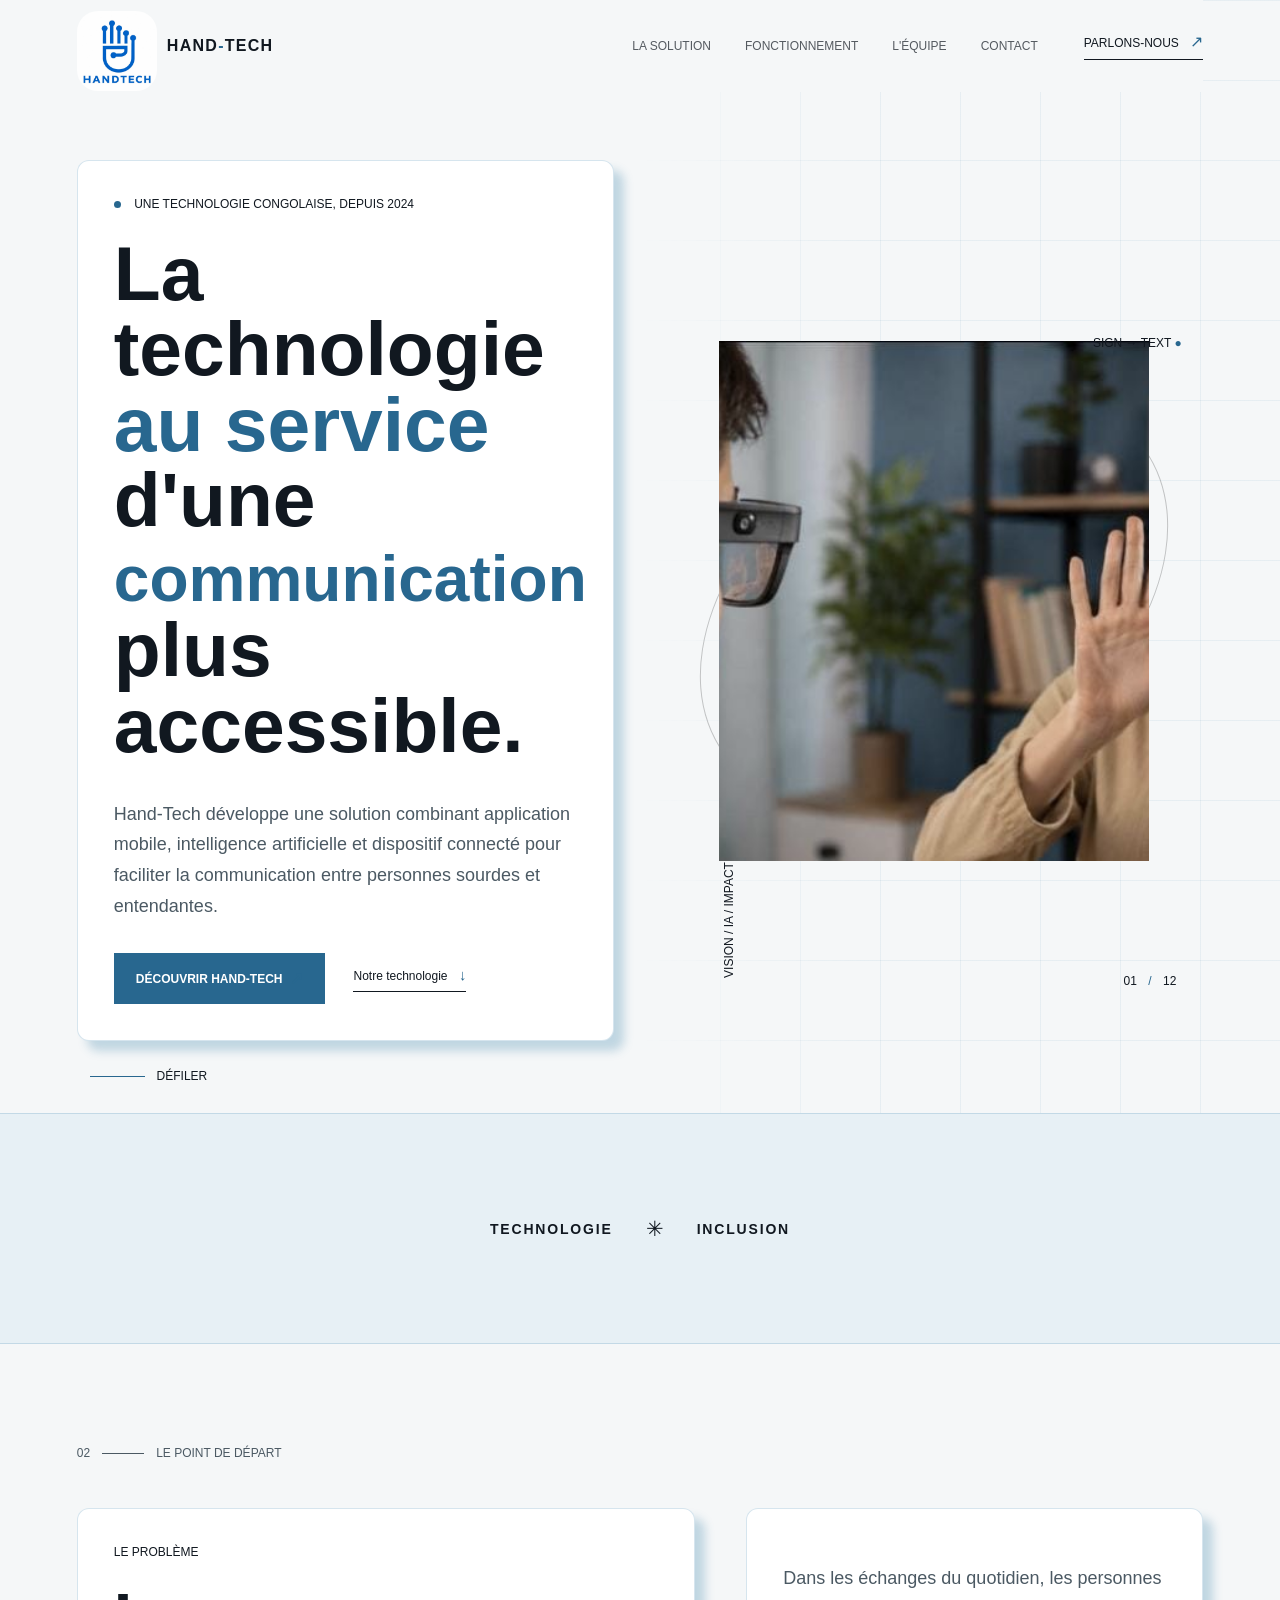
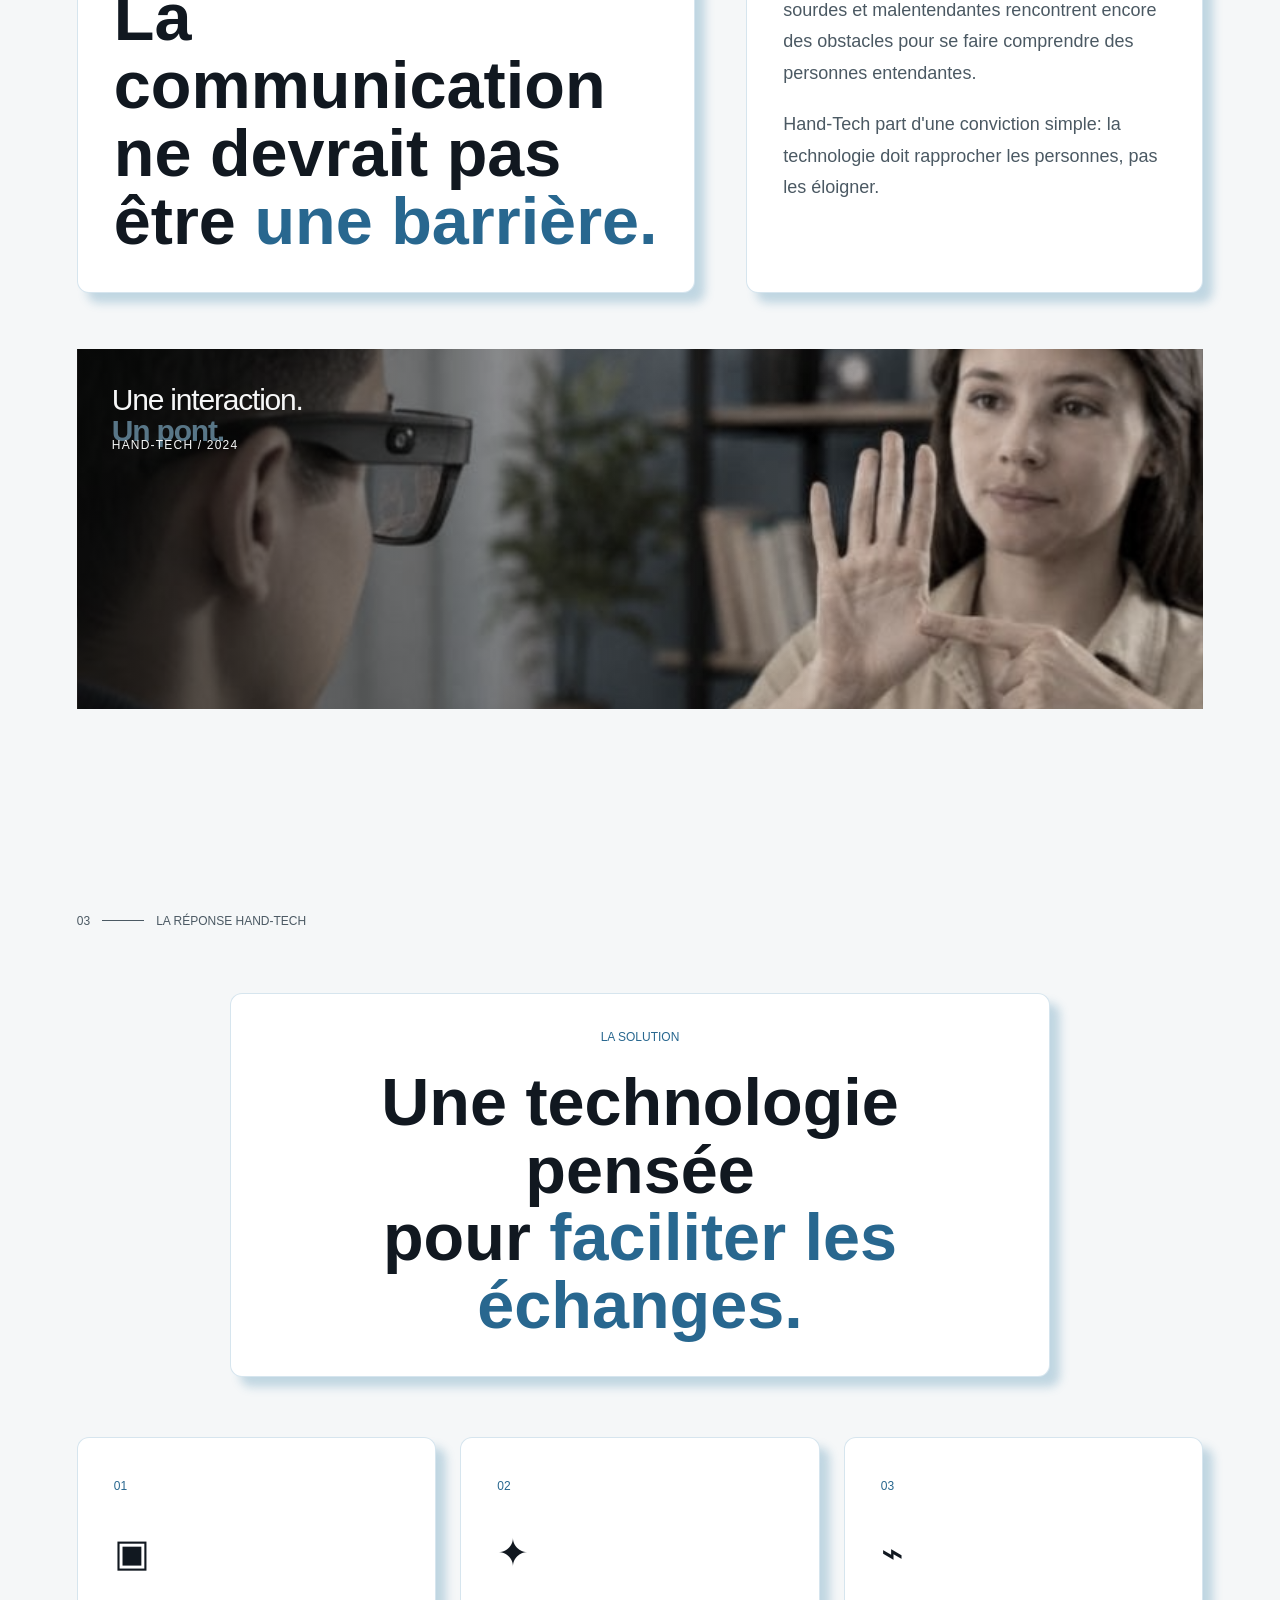
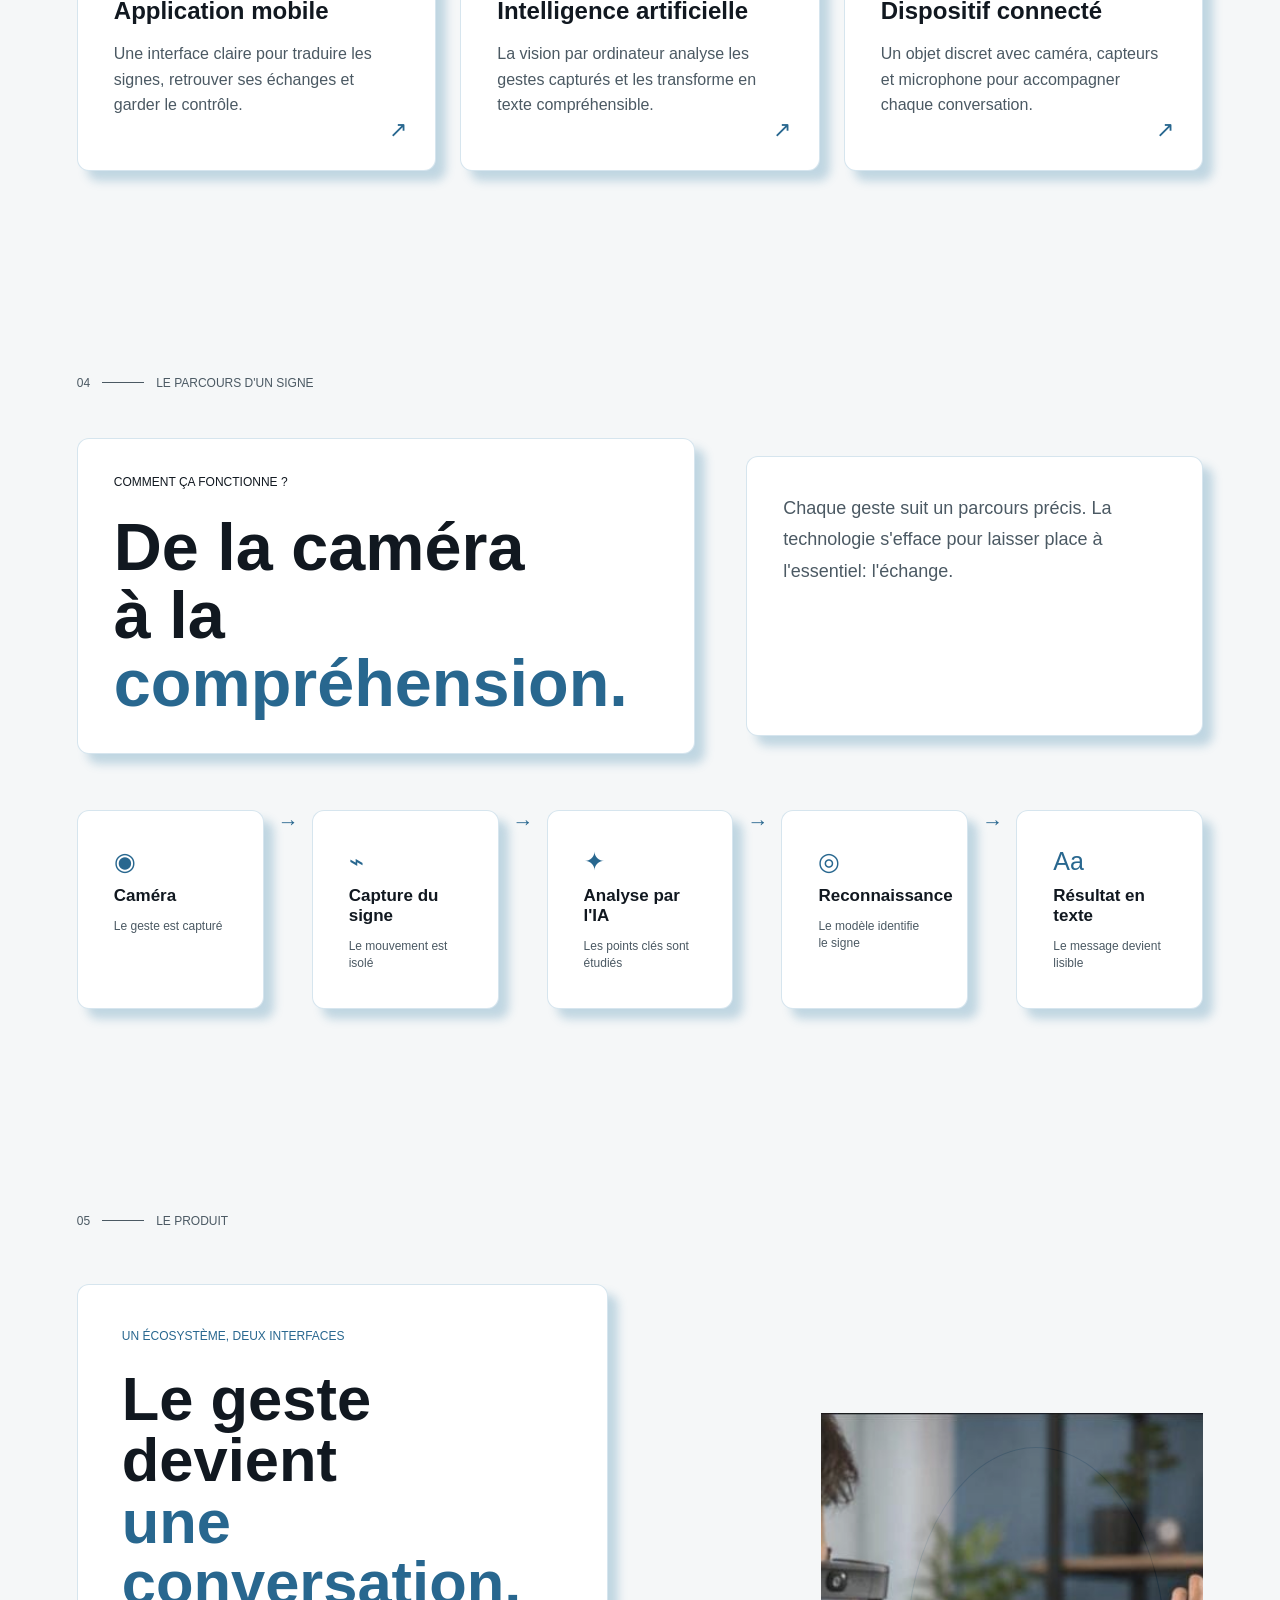
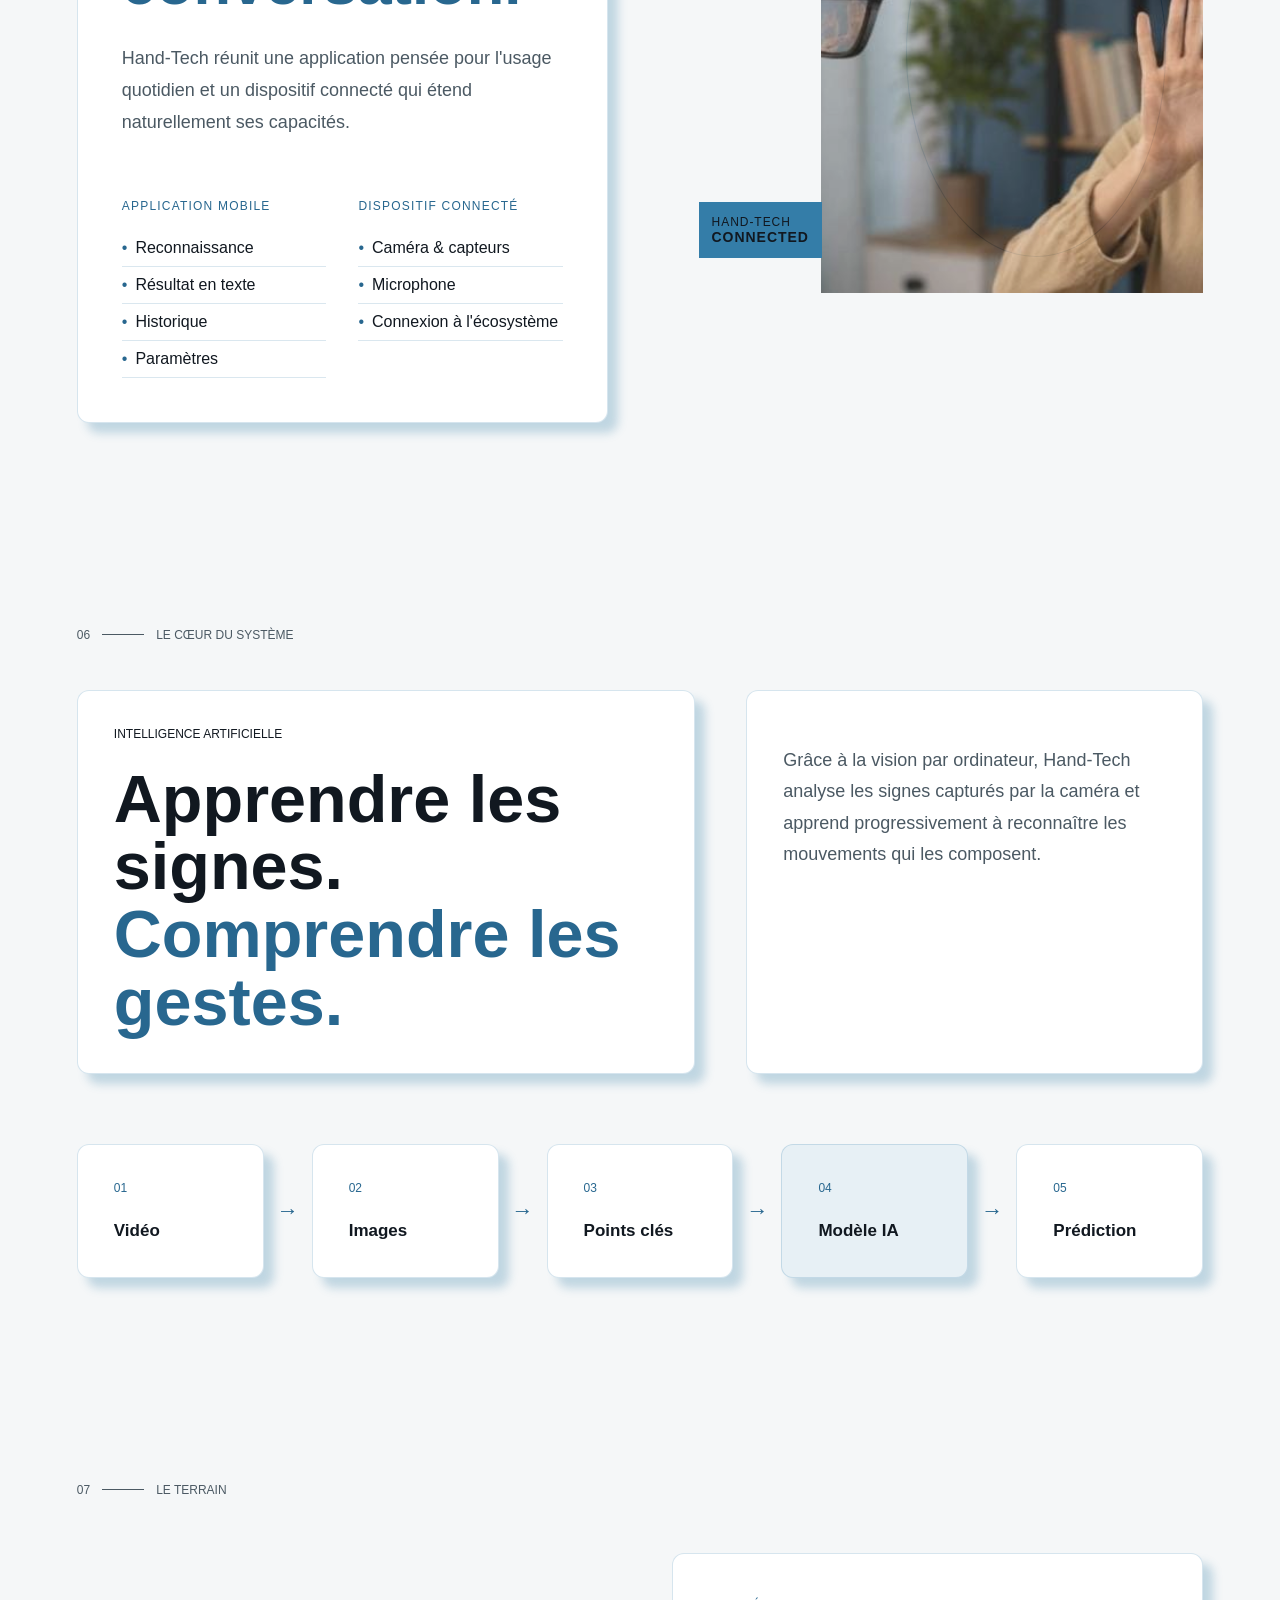
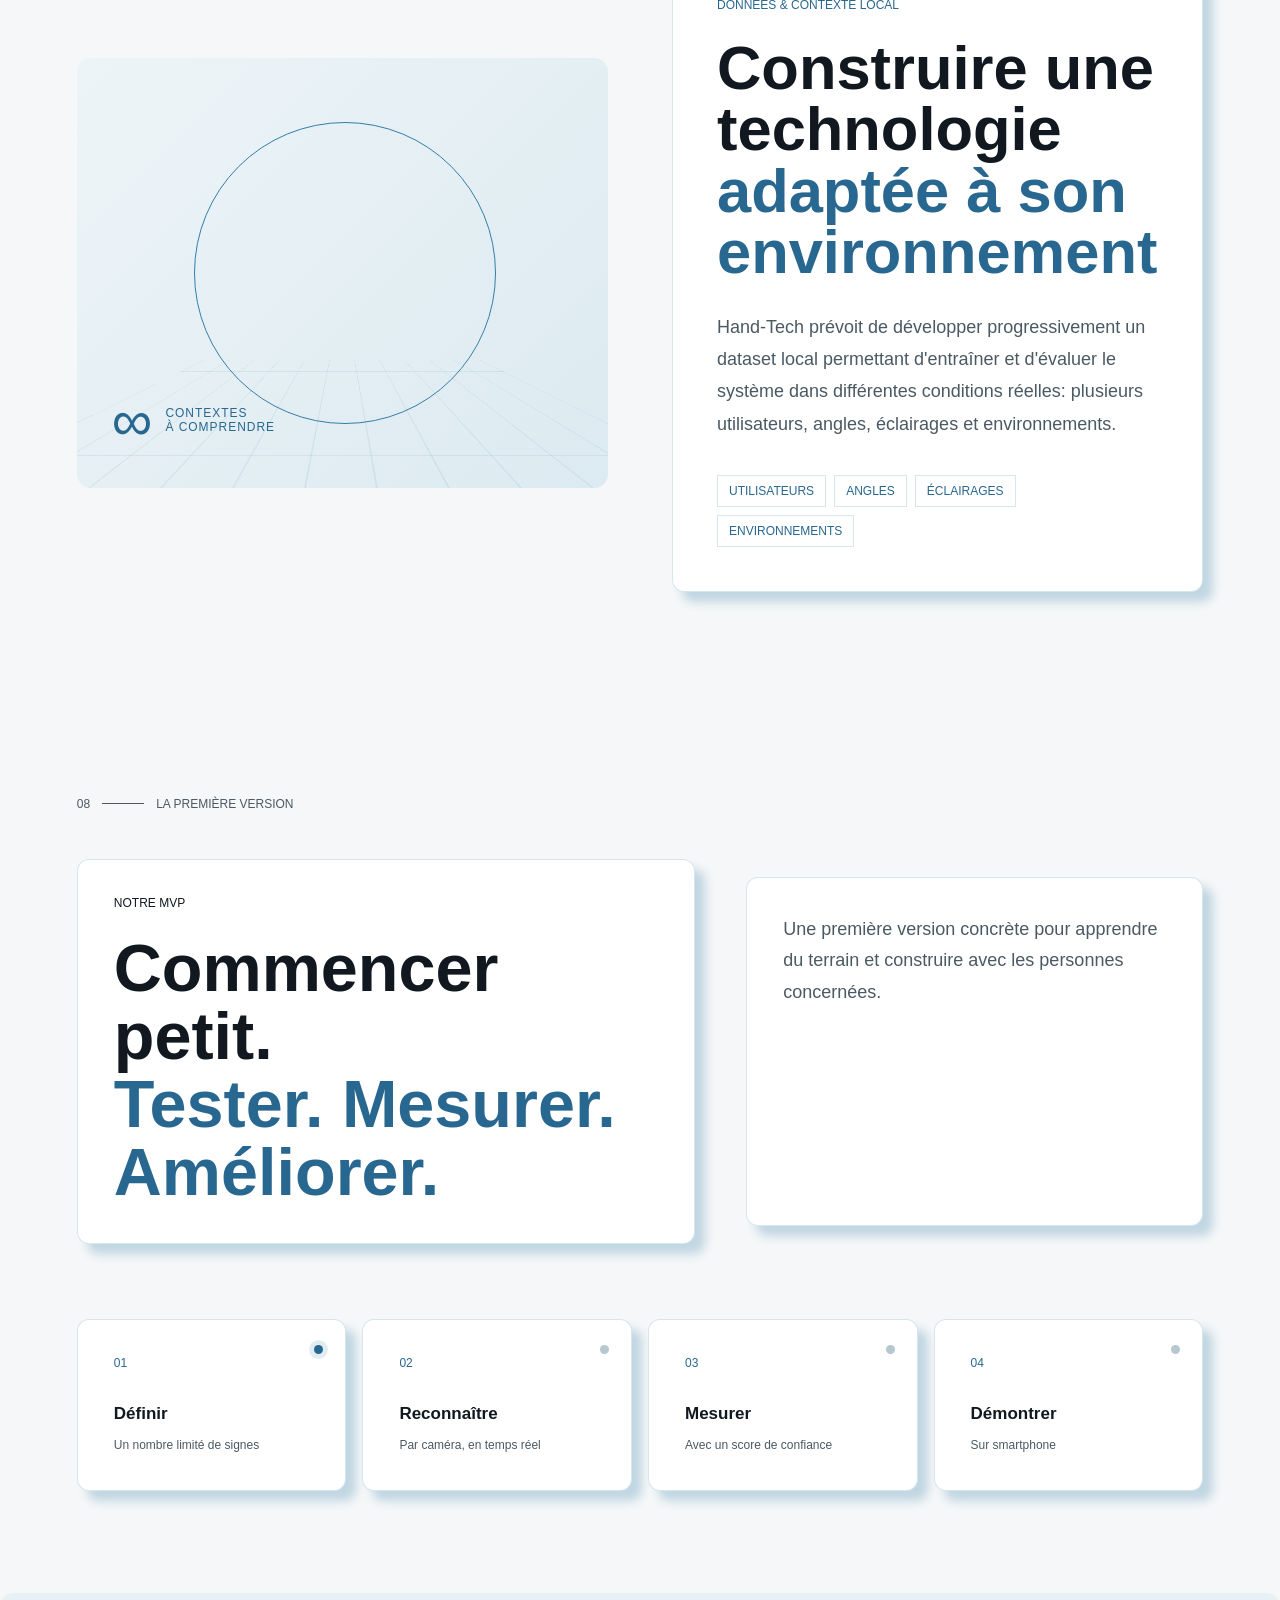
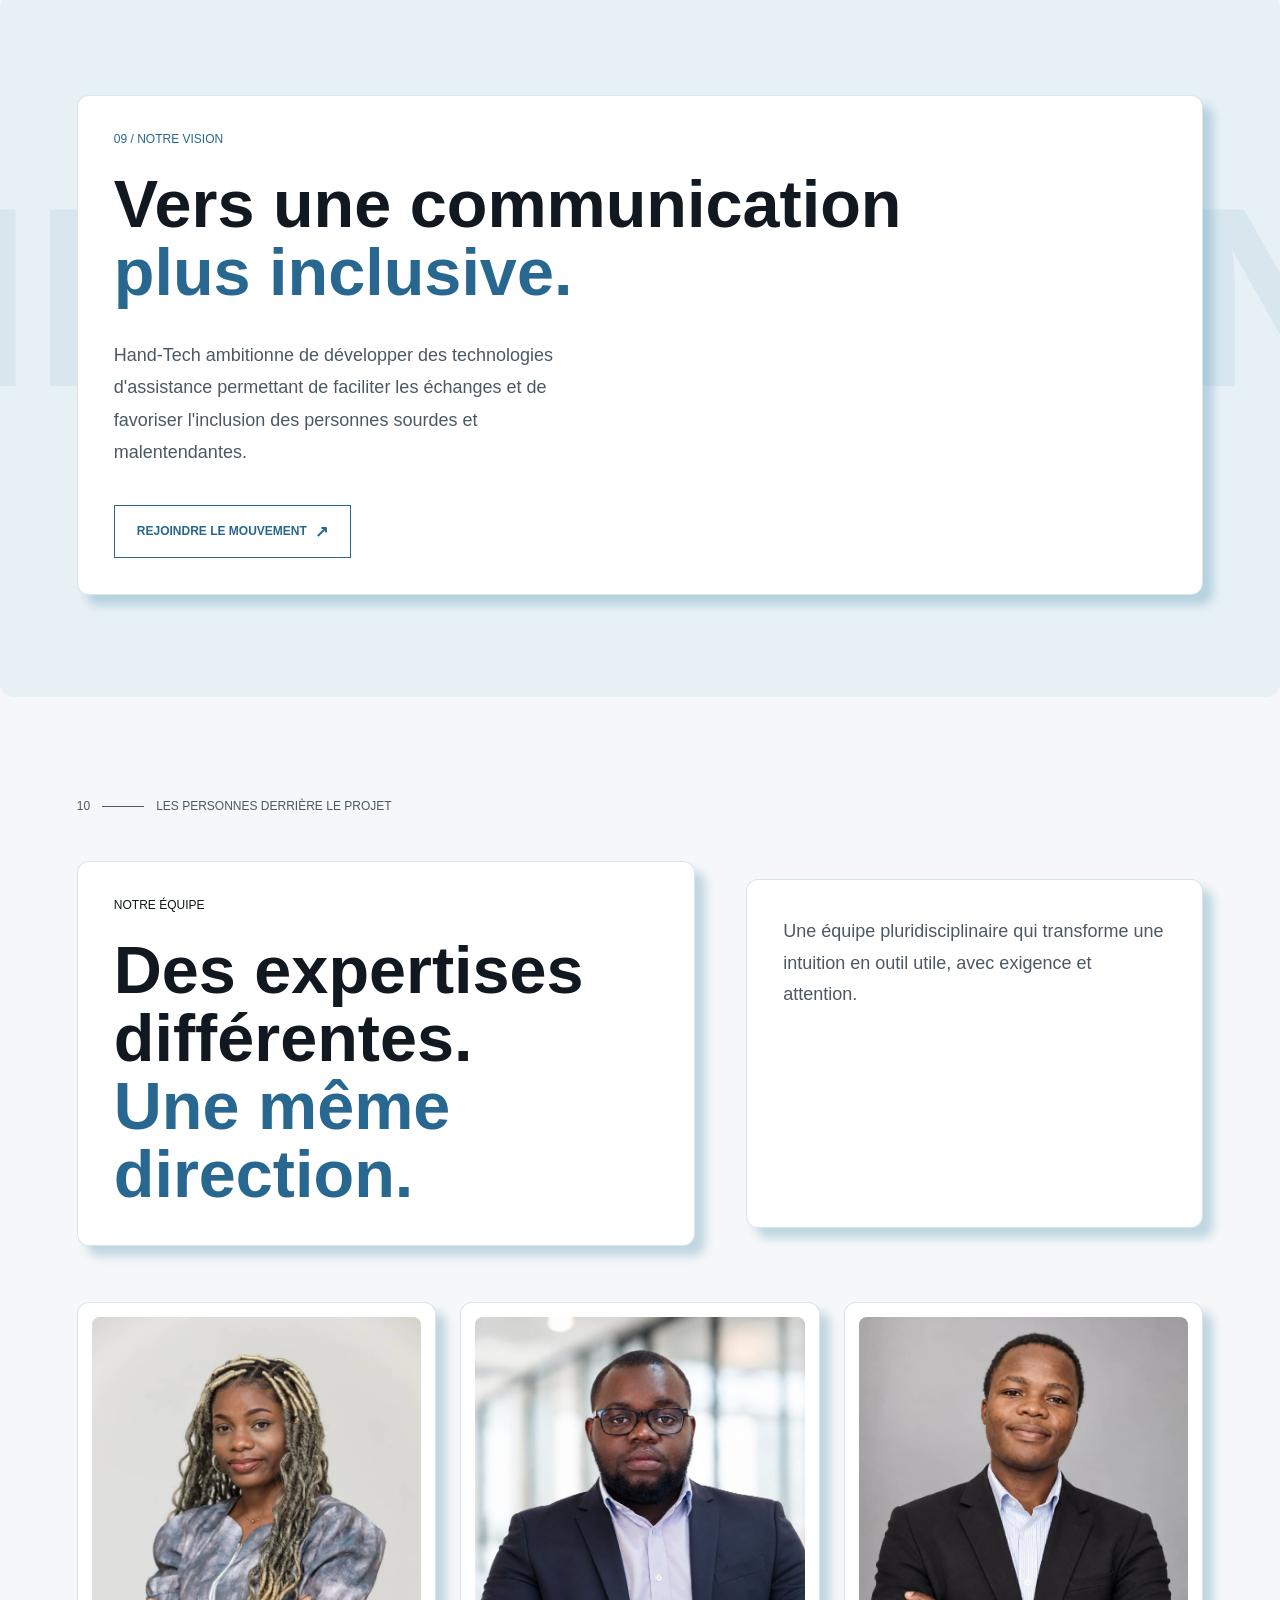
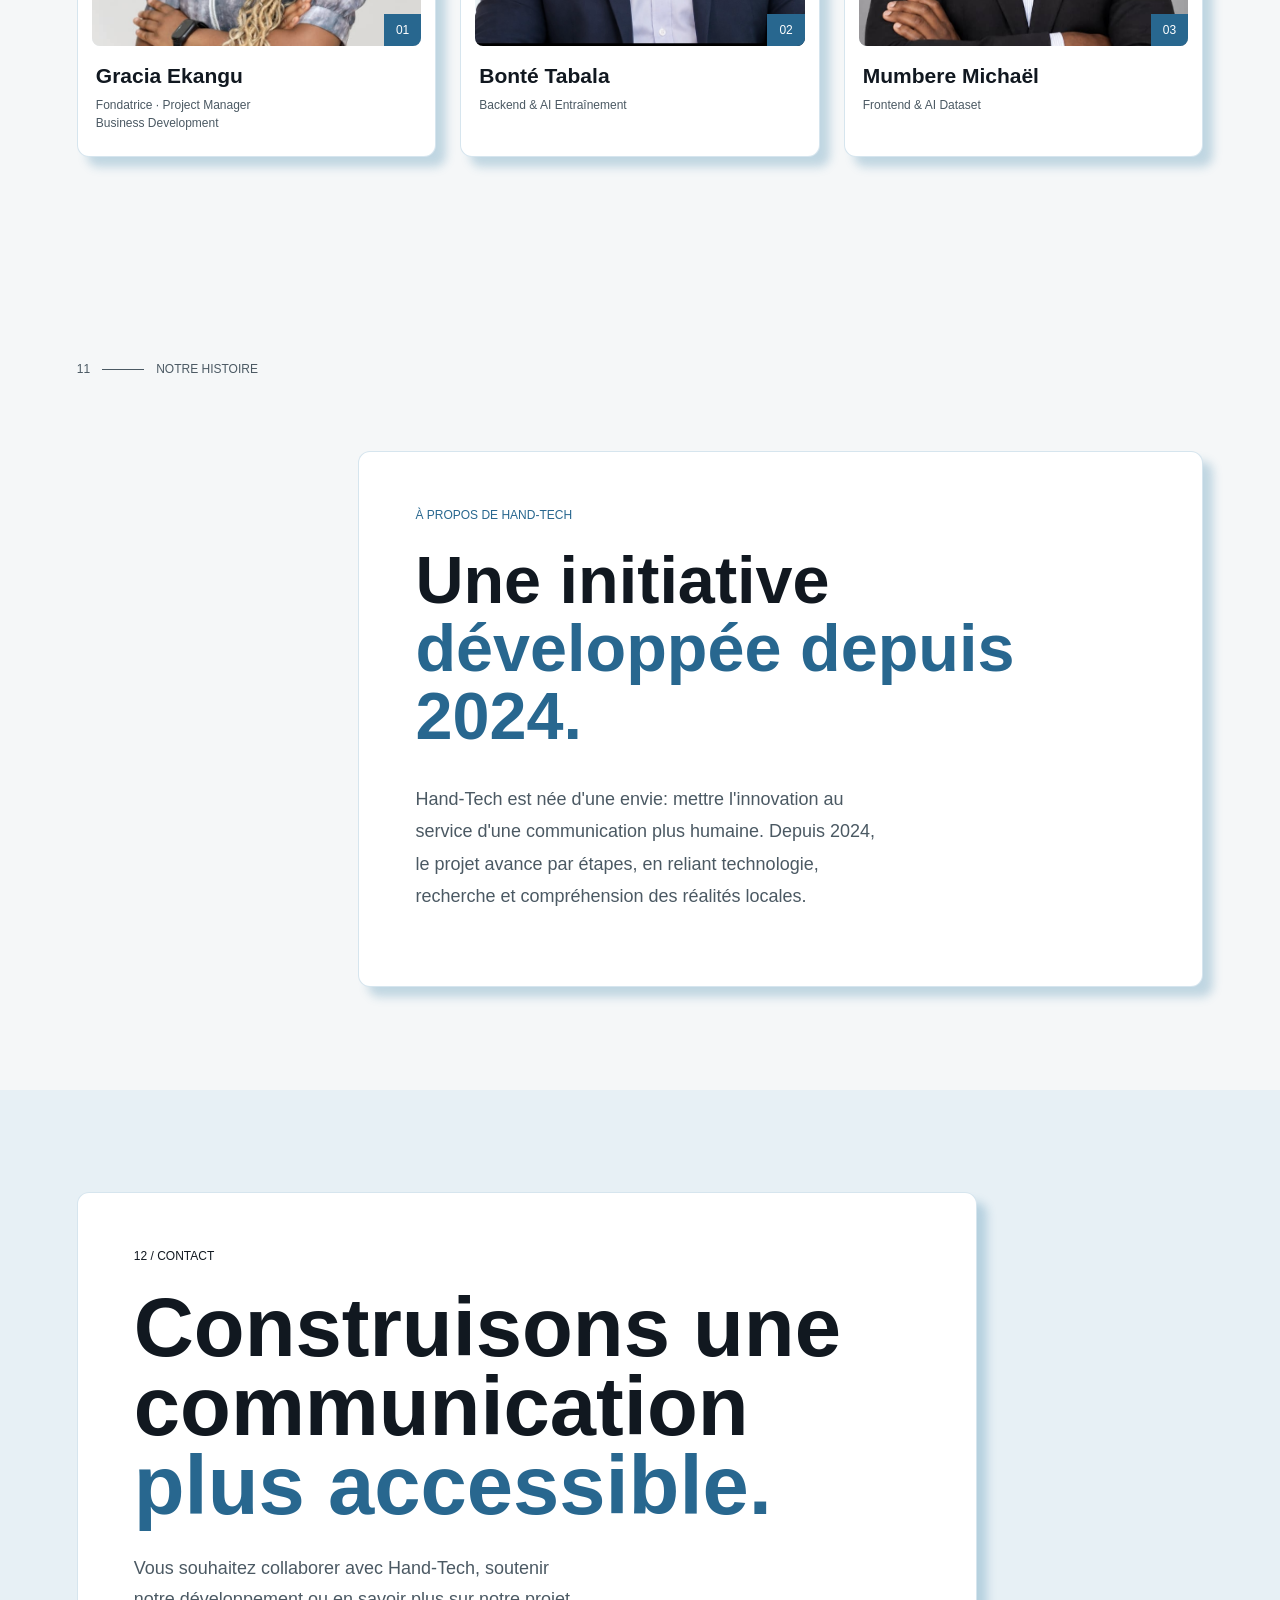
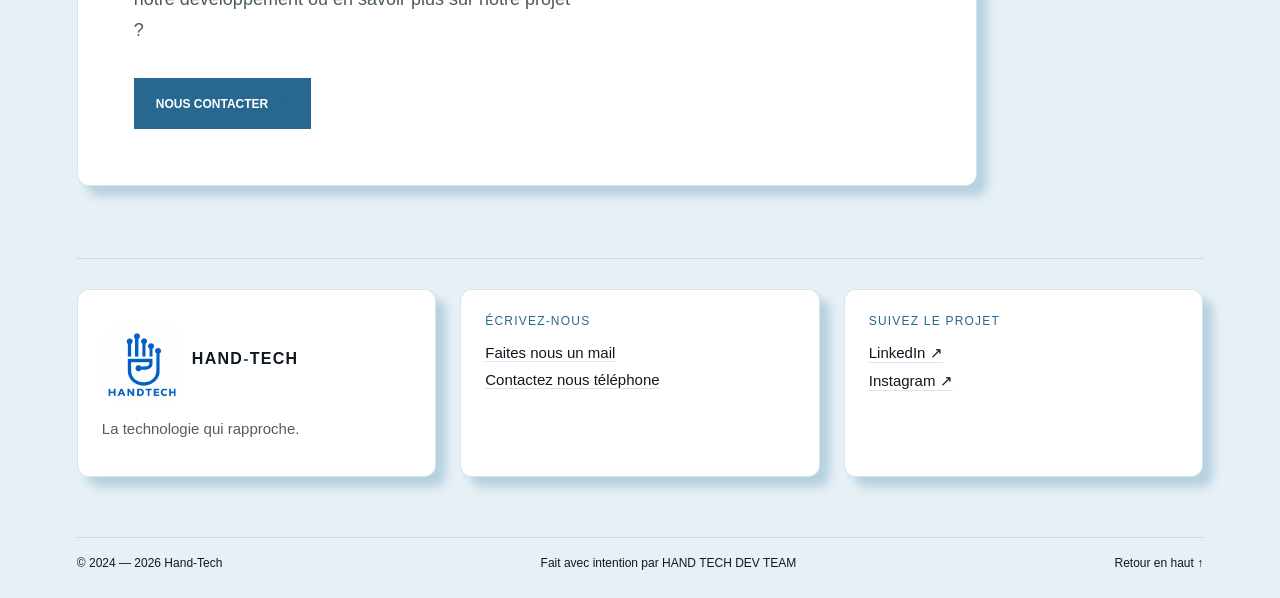
<file: index.html>
<!DOCTYPE html>
<html lang="fr">
<head>
    <meta charset="UTF-8" />
    <meta name="viewport" content="width=device-width, initial-scale=1.0" />
    <meta name="description" content="Hand-Tech développe une technologie inclusive pour faciliter la communication entre personnes sourdes et entendantes." />
    <title>Hand-Tech | La technologie qui rapproche</title>
    <link rel="icon" type="image/png" href="assets/handtech_icon.ico" class="logo"/>
    <link rel="preconnect" href="https://fonts.googleapis.com" />
    <link rel="preconnect" href="https://fonts.gstatic.com" crossorigin />
    <link href="https://fonts.cdnfonts.com/css/aileron" rel="stylesheet" />
    <link rel="stylesheet" href="styles.css" />
    <script src="script.js" defer></script>
</head>
<body>
    <div class="cursor-glow" aria-hidden="true"></div>
    <header class="site-header">
        <a class="brand" href="#accueil" aria-label="Hand-Tech, accueil">
            <img src="assets/logo_hantech.jpeg" alt="Logo Hand-Tech" />
            <span>HAND<span>-</span>TECH</span>
        </a>
        <nav class="main-nav" aria-label="Navigation principale">
            <a href="#solution">La solution</a>
            <a href="#fonctionnement">Fonctionnement</a>
            <a href="#equipe">L'équipe</a>
            <a href="#contact">Contact</a>
        </nav>
        <a class="header-cta" href="#contact">Parlons-nous <span>↗</span></a>
        <button class="menu-toggle" type="button" aria-label="Ouvrir le menu" aria-expanded="false"><span></span><span></span></button>
    </header>

    <main>
        <section class="hero" id="accueil">
            <div class="hero-grid" aria-hidden="true"></div>
            <div class="hero-copy reveal">
                <p class="eyebrow"><span class="pulse-dot"></span> Une technologie congolaise, depuis 2024</p>
                <h1>La technologie<br /><em>au service</em> d'une<br /> <em class="hero-keyword">communication</em> plus accessible.</h1>
                <p class="hero-text">Hand-Tech développe une solution combinant application mobile, intelligence artificielle et dispositif connecté pour faciliter la communication entre personnes sourdes et entendantes.</p>
                <div class="hero-actions">
                    <a class="button button-primary" href="#solution">Découvrir Hand-Tech <span>↗</span></a>
                    <a class="text-link" href="#technologie">Notre technologie <span>↓</span></a>
                </div>
            </div>
            <div class="hero-art reveal reveal-delay" aria-label="Illustration du concept Hand-Tech">
                <div class="orbit orbit-one"></div><div class="orbit orbit-two"></div>
                <div class="art-tag tag-top">SIGN → TEXT <span>●</span></div>
                <div class="art-tag tag-bottom">VISION / IA / IMPACT</div>
                <img src="assets/illustration_du_concept.jpeg" alt="Concept Hand-Tech: smartphone et lunettes connectées" />
                <div class="hero-index">01 <span>/</span> 12</div>
            </div>
            <a class="scroll-cue" href="#probleme"><span class="scroll-line"></span> défiler</a>
        </section>

        <section class="marquee-band" aria-label="Mission Hand-Tech">
            <div class="marquee-track"><span>TECHNOLOGIE</span><b>✳</b><span>INCLUSION</span></div>
        </section>

        <section class="split-section problem-section" id="probleme">
            <div class="section-label reveal"><span>02</span><i></i><span>Le point de départ</span></div>
            <div class="split-content">
                <div class="section-heading reveal"><p class="eyebrow">Le problème</p><h2>La communication ne devrait pas être <em>une barrière.</em></h2></div>
                <div class="section-note reveal"><p>Dans les échanges du quotidien, les personnes sourdes et malentendantes rencontrent encore des obstacles pour se faire comprendre des personnes entendantes.</p><p>Hand-Tech part d'une conviction simple: la technologie doit rapprocher les personnes, pas les éloigner.</p></div>
            </div>
            <div class="wide-image reveal"><div class="image-overlay"><span>Une interaction.<br /><strong>Un pont.</strong></span><small>HAND-TECH / 2024</small></div></div>
        </section>

        <section class="dark-section solution-section" id="solution">
            <div class="section-label light reveal"><span>03</span><i></i><span>La réponse Hand-Tech</span></div>
            <div class="section-heading centered reveal"><p class="eyebrow">La solution</p><h2>Une technologie pensée<br />pour <em>faciliter les échanges.</em></h2></div>
            <div class="feature-grid">
                <article class="feature-card reveal"><span class="feature-number">01</span><div class="feature-icon">▣</div><h3>Application mobile</h3><p>Une interface claire pour traduire les signes, retrouver ses échanges et garder le contrôle.</p><span class="feature-arrow">↗</span></article>
                <article class="feature-card reveal reveal-delay"><span class="feature-number">02</span><div class="feature-icon">✦</div><h3>Intelligence artificielle</h3><p>La vision par ordinateur analyse les gestes capturés et les transforme en texte compréhensible.</p><span class="feature-arrow">↗</span></article>
                <article class="feature-card reveal reveal-delay-2"><span class="feature-number">03</span><div class="feature-icon">⌁</div><h3>Dispositif connecté</h3><p>Un objet discret avec caméra, capteurs et microphone pour accompagner chaque conversation.</p><span class="feature-arrow">↗</span></article>
            </div>
        </section>

        <section class="process-section" id="fonctionnement">
            <div class="section-label reveal"><span>04</span><i></i><span>Le parcours d'un signe</span></div>
            <div class="split-content process-intro"><div class="section-heading reveal"><p class="eyebrow">Comment ça fonctionne ?</p><h2>De la caméra<br />à la <em>compréhension.</em></h2></div><p class="section-note reveal">Chaque geste suit un parcours précis. La technologie s'efface pour laisser place à l'essentiel: l'échange.</p></div>
            <div class="process-line reveal"><div><span class="process-icon">◉</span><strong>Caméra</strong><small>Le geste est capturé</small></div><b>→</b><div><span class="process-icon">⌁</span><strong>Capture du signe</strong><small>Le mouvement est isolé</small></div><b>→</b><div><span class="process-icon">✦</span><strong>Analyse par l'IA</strong><small>Les points clés sont étudiés</small></div><b>→</b><div><span class="process-icon">◎</span><strong>Reconnaissance</strong><small>Le modèle identifie le signe</small></div><b>→</b><div class="process-result"><span class="process-icon">Aa</span><strong>Résultat en texte</strong><small>Le message devient lisible</small></div></div>
        </section>

        <section class="product-section dark-section" id="technologie">
            <div class="section-label light reveal"><span>05</span><i></i><span>Le produit</span></div>
            <div class="product-layout"><div class="product-copy reveal"><p class="eyebrow">Un écosystème, deux interfaces</p><h2>Le geste devient<br /><em>une conversation.</em></h2><p>Hand-Tech réunit une application pensée pour l'usage quotidien et un dispositif connecté qui étend naturellement ses capacités.</p><div class="product-lists"><div><h3>Application mobile</h3><ul><li>Reconnaissance</li><li>Résultat en texte</li><li>Historique</li><li>Paramètres</li></ul></div><div><h3>Dispositif connecté</h3><ul><li>Caméra & capteurs</li><li>Microphone</li><li>Connexion à l'écosystème</li></ul></div></div></div><div class="product-visual reveal reveal-delay"><div class="visual-ring"></div><img src="assets/illustration_du_concept.jpeg" alt="Application mobile et dispositif connecté Hand-Tech" /><span class="floating-label">HAND-TECH<br /><strong>CONNECTED</strong></span></div></div>
        </section>

        <section class="ai-section" id="intelligence">
            <div class="section-label reveal"><span>06</span><i></i><span>Le cœur du système</span></div>
            <div class="split-content"><div class="section-heading reveal"><p class="eyebrow">Intelligence artificielle</p><h2>Apprendre les signes.<br /><em>Comprendre les gestes.</em></h2></div><div class="section-note reveal"><p>Grâce à la vision par ordinateur, Hand-Tech analyse les signes capturés par la caméra et apprend progressivement à reconnaître les mouvements qui les composent.</p></div></div>
            <div class="ai-diagram reveal"><div class="ai-node"><span>01</span><strong>Vidéo</strong></div><i>→</i><div class="ai-node"><span>02</span><strong>Images</strong></div><i>→</i><div class="ai-node"><span>03</span><strong>Points clés</strong></div><i>→</i><div class="ai-node active"><span>04</span><strong>Modèle IA</strong></div><i>→</i><div class="ai-node"><span>05</span><strong>Prédiction</strong></div></div>
        </section>

        <section class="context-section dark-section">
            <div class="section-label light reveal"><span>07</span><i></i><span>Le terrain</span></div><div class="context-layout"><div class="context-art reveal"><div class="context-stat"><strong>∞</strong><span>contextes<br />à comprendre</span></div><div class="context-grid-lines"></div></div><div class="context-copy reveal"><p class="eyebrow">Données & contexte local</p><h2>Construire une technologie <em>adaptée à son environnement</em></h2><p>Hand-Tech prévoit de développer progressivement un dataset local permettant d'entraîner et d'évaluer le système dans différentes conditions réelles: plusieurs utilisateurs, angles, éclairages et environnements.</p><div class="mini-tags"><span>UTILISATEURS</span><span>ANGLES</span><span>ÉCLAIRAGES</span><span>ENVIRONNEMENTS</span></div></div></div>
        </section>

        <section class="mvp-section"><div class="section-label reveal"><span>08</span><i></i><span>La première version</span></div><div class="split-content"><div class="section-heading reveal"><p class="eyebrow">Notre MVP</p><h2>Commencer petit.<br /><em>Tester. Mesurer. Améliorer.</em></h2></div><p class="section-note reveal">Une première version concrète pour apprendre du terrain et construire avec les personnes concernées.</p></div><div class="timeline reveal"><div class="timeline-step active"><span>01</span><strong>Définir</strong><small>Un nombre limité de signes</small></div><div class="timeline-step"><span>02</span><strong>Reconnaître</strong><small>Par caméra, en temps réel</small></div><div class="timeline-step"><span>03</span><strong>Mesurer</strong><small>Avec un score de confiance</small></div><div class="timeline-step"><span>04</span><strong>Démontrer</strong><small>Sur smartphone</small></div></div></section>

        <section class="vision-section dark-section"><div class="vision-watermark">INCLUSION</div><div class="vision-content reveal"><p class="eyebrow">09 / Notre vision</p><h2>Vers une communication<br /><em>plus inclusive.</em></h2><p>Hand-Tech ambitionne de développer des technologies d'assistance permettant de faciliter les échanges et de favoriser l'inclusion des personnes sourdes et malentendantes.</p><a class="button button-outline" href="#contact">Rejoindre le mouvement <span>↗</span></a></div></section>

        <section class="team-section" id="equipe">
            <div class="section-label reveal"><span>10</span><i></i><span>Les personnes derrière le projet</span></div>
            <div class="split-content">
                <div class="section-heading reveal"><p class="eyebrow">Notre équipe</p><h2>Des expertises différentes.<br /><em>Une même direction.</em></h2></div>
                <p class="section-note reveal">Une équipe pluridisciplinaire qui transforme une intuition en outil utile, avec exigence et attention.</p>
            </div>
            <div class="team-grid">
                <article class="team-card reveal">
                    <div class="team-photo"><img src="assets/gracia_ceo_and_founder.jpeg" alt="Gracia Ekangu" /><span>01</span></div>
                    <h3>Gracia Ekangu</h3><p>Fondatrice · Project Manager<br />Business Development</p>
                </article>
                <article class="team-card reveal reveal-delay">
                    <div class="team-photo"><img src="assets/bonte_backend.jpg" alt="Bonté Tabala" /><span>02</span></div>
                    <h3>Bonté Tabala</h3><p>Backend &amp; AI Entraînement</p>
                </article>
                <article class="team-card reveal reveal-delay-2">
                    <div class="team-photo"><img src="assets/michael_AI.jpg" alt="Michaël Exaucé Mumbere" /><span>03</span></div>
                    <h3>Mumbere Michaël</h3><p>Frontend &amp; AI Dataset</p>
                </article>
            </div>
        </section>

        <section class="about-section dark-section"><div class="section-label light reveal"><span>11</span><i></i><span>Notre histoire</span></div><div class="about-content reveal"><p class="eyebrow">À propos de Hand-Tech</p><h2>Une initiative<br /><em>développée depuis 2024.</em></h2><p>Hand-Tech est née d'une envie: mettre l'innovation au service d'une communication plus humaine. Depuis 2024, le projet avance par étapes, en reliant technologie, recherche et compréhension des réalités locales.</p></div></section>

        <section class="contact-section" id="contact"><div class="contact-top reveal"><p class="eyebrow">12 / Contact</p><h2>Construisons une communication <em>plus accessible.</em></h2><p>Vous souhaitez collaborer avec Hand-Tech, soutenir notre développement ou en savoir plus sur notre projet ?</p><a class="button button-primary" href="mailto:contact@handtech.live">Nous contacter <span>↗</span></a></div><div class="contact-footer"><div><a class="brand footer-brand" href="#accueil"><img src="assets/logo_hantech.jpeg" alt="Logo Hand-Tech" /><span>HAND<span>-</span>TECH</span></a><p>La technologie qui rapproche.</p></div><div class="contact-details"><span>Écrivez-nous</span><a href="mailto:contact@handtech.live">Faites nous un mail</a><a href="tel:+243842743307">Contactez nous téléphone</a></div><div class="socials"><span>Suivez le projet</span><a href="#contact">LinkedIn ↗</a><a href="#contact">Instagram ↗</a></div></div><div class="copyright"><span>© 2024 — 2026 Hand-Tech</span><span>Fait avec intention par HAND TECH DEV TEAM</span><a href="#accueil">Retour en haut ↑</a></div></section>
    </main>
</body>
</html>
</file>
<file: styles.css>
:root { --ink: #111820; --aqua: #347da8; --aqua-dark: #28678f; --paper: #f5f7f8; --muted: #4b5963; --line: rgba(52, 125, 168, .2); --dark-line: rgba(52, 125, 168, .18); --display: Tahoma, sans-serif; --mono: Tahoma, sans-serif; }
* { box-sizing: border-box; }
html { scroll-behavior: smooth; }
body { margin: 0; background: var(--paper); color: var(--ink); font-family: var(--display); overflow-x: hidden; }
a { color: inherit; text-decoration: none; }
img { display: block; max-width: 100%; }
.site-header { align-items: center; display: flex; height: 92px; justify-content: space-between; left: 0; padding: 0 5vw; position: absolute; right: 0; top: 0; z-index: 10; }
.brand { align-items: center; display: flex; font-size: 16px; font-weight: 800; gap: 10px; letter-spacing: .08em; }.brand img { border-radius: 26%; height: 80px; object-fit: cover; width: 80px; margin-top: 10px; }.brand span span { color: var(--aqua-dark); }.main-nav { display: flex; gap: 34px; margin-left: auto; margin-right: 46px; }.main-nav a, .header-cta { font: 11px var(--mono); letter-spacing: .06em; text-transform: uppercase; }.main-nav a { opacity: .7; transition: opacity .25s; }.main-nav a:hover { opacity: 1; }.header-cta { border-bottom: 1px solid var(--ink); padding-bottom: 8px; }.header-cta span, .button span { color: var(--aqua-dark); font-size: 16px; margin-left: 8px; }.menu-toggle { background: none; border: 0; display: none; }
.hero { background: var(--paper); display: grid; grid-template-columns: minmax(0, 1.05fr) minmax(420px, .95fr); min-height: 760px; overflow: hidden; padding: 175px 7vw 75px; position: relative; }.hero-grid { background-image: linear-gradient(rgba(9,11,11,.045) 1px, transparent 1px), linear-gradient(90deg, rgba(9,11,11,.045) 1px, transparent 1px); background-size: 80px 80px; inset: 0 0 0 50%; mask-image: linear-gradient(90deg, transparent, #000 35%); position: absolute; }.hero-copy { position: relative; z-index: 1; }.eyebrow { font: 10px var(--mono); letter-spacing: .15em; margin: 0 0 25px; text-transform: uppercase; }.pulse-dot { background: var(--aqua-dark); border-radius: 50%; display: inline-block; height: 7px; margin-right: 10px; width: 7px; }.hero h1 { font-size: clamp(44px, 6vw, 88px); font-weight: 700; letter-spacing: -.07em; line-height: .98; margin: 0; max-width: 780px; }.hero h1 em, h2 em { color: var(--aqua-dark); font-style: normal; }.hero-text { color: #53615e; font-size: 15px; line-height: 1.7; margin: 36px 0 32px; max-width: 465px; }.hero-actions { align-items: center; display: flex; gap: 28px; }.button { align-items: center; display: inline-flex; font-size: 11px; font-weight: 700; letter-spacing: .06em; padding: 16px 22px; text-transform: uppercase; transition: transform .25s, background .25s; }.button:hover { transform: translateY(-4px); }.button-primary { background: var(--ink); color: var(--paper); }.button-primary:hover { background: var(--aqua-dark); color: var(--ink); }.text-link { border-bottom: 1px solid var(--ink); font: 11px var(--mono); padding-bottom: 8px; }.text-link span { color: var(--aqua-dark); font-size: 15px; margin-left: 8px; }.hero-art { align-items: center; display: flex; justify-content: center; min-height: 470px; position: relative; }.hero-art img { filter: saturate(.85); height: min(520px, 43vw); object-fit: cover; position: relative; transform: rotate(4deg); width: min(430px, 34vw); z-index: 1; }.orbit { border: 1px solid var(--aqua-dark); border-radius: 50%; height: 440px; position: absolute; transform: rotate(-25deg); width: 300px; }.orbit-one { opacity: .7; }.orbit-two { border-color: rgba(9,11,11,.22); height: 520px; transform: rotate(54deg); width: 350px; }.art-tag { font: 10px var(--mono); letter-spacing: .08em; position: absolute; z-index: 2; }.art-tag span { color: var(--aqua-dark); }.tag-top { right: 4%; top: 20%; }.tag-bottom { bottom: 13%; left: 1%; transform: rotate(-90deg); }.hero-index { bottom: 6%; font: 12px var(--mono); position: absolute; right: 5%; }.hero-index span { color: var(--aqua-dark); margin: 0 8px; }.scroll-cue { align-items: center; bottom: 30px; display: flex; font: 10px var(--mono); gap: 12px; left: 7vw; letter-spacing: .1em; position: absolute; text-transform: uppercase; }.scroll-line { background: var(--aqua-dark); display: inline-block; height: 1px; width: 55px; }
.marquee-band { background: var(--aqua); overflow: hidden; padding: 20px 0; transform: rotate(-1.5deg) scale(1.03); }.marquee-track { align-items: center; display: flex; gap: 33px; justify-content: center; white-space: nowrap; }.marquee-track span { font-size: 14px; font-weight: 800; letter-spacing: .13em; }.marquee-track b { font-size: 21px; font-weight: 400; }
section:not(.hero) { padding: 115px 7vw; }.section-label { align-items: center; color: #6f7c77; display: flex; font: 10px var(--mono); gap: 12px; letter-spacing: .12em; text-transform: uppercase; }.section-label i { background: currentColor; height: 1px; width: 42px; }.section-label.light { color: #82918c; }.split-content { display: grid; gap: 10%; grid-template-columns: 1.25fr .75fr; margin: 64px 0 70px; }.section-heading h2, .about-content h2, .vision-content h2 { font-size: clamp(38px, 5.2vw, 72px); letter-spacing: -.07em; line-height: 1.02; margin: 0; }.section-note { align-self: end; color: #596762; font-size: 15px; line-height: 1.75; max-width: 380px; }.section-note p + p { margin-top: 20px; }
.wide-image { background: url('assets/illustration_du_concept.jpeg') center 47% / cover; filter: grayscale(.6); height: 360px; position: relative; }.wide-image:after { background: linear-gradient(90deg, rgba(9,11,11,.65), transparent 70%); content: ""; inset: 0; position: absolute; }.image-overlay { color: var(--paper); display: flex; flex-direction: column; font-size: 30px; letter-spacing: -.04em; line-height: 1.05; padding: 35px; position: relative; z-index: 1; }.image-overlay strong { color: var(--aqua); }.image-overlay small { bottom: 30px; font: 9px var(--mono); left: 35px; letter-spacing: .1em; position: absolute; }
.dark-section { background: var(--ink); color: var(--paper); }.centered { text-align: center; }.solution-section .section-heading { margin: 65px auto 60px; }.solution-section .eyebrow, .product-section .eyebrow, .vision-section .eyebrow, .about-section .eyebrow { color: var(--aqua); }.feature-grid { display: grid; gap: 1px; grid-template-columns: repeat(3, 1fr); }.feature-card { border: 1px solid var(--dark-line); min-height: 295px; padding: 28px; position: relative; transition: background .3s, transform .3s; }.feature-card:hover { background: #121817; transform: translateY(-8px); }.feature-number { color: var(--aqua); font: 11px var(--mono); }.feature-icon { font-size: 38px; margin: 36px 0 22px; }.feature-card h3 { font-size: 21px; letter-spacing: -.04em; margin: 0 0 13px; }.feature-card p { color: var(--muted); font-size: 13px; line-height: 1.6; max-width: 280px; }.feature-arrow { bottom: 27px; color: var(--aqua); font-size: 22px; position: absolute; right: 28px; }
.process-intro { margin-bottom: 45px; }.process-line { align-items: flex-start; border-top: 1px solid var(--line); display: grid; gap: 16px; grid-template-columns: 1fr 20px 1fr 20px 1fr 20px 1fr 20px 1fr; padding-top: 36px; }.process-line > div { display: flex; flex-direction: column; gap: 12px; }.process-line > b { color: var(--aqua-dark); font-size: 21px; font-weight: 400; }.process-icon { color: var(--aqua-dark); font-size: 25px; height: 27px; }.process-line strong { font-size: 14px; }.process-line small { color: #687671; font-size: 11px; line-height: 1.4; }.process-result { border-bottom: 2px solid var(--aqua-dark); padding-bottom: 19px; }
.product-layout, .context-layout { align-items: center; display: grid; gap: 10%; grid-template-columns: .85fr 1.15fr; margin-top: 70px; }.product-copy > p:not(.eyebrow), .context-copy > p:not(.eyebrow), .about-content > p:not(.eyebrow), .vision-content > p:not(.eyebrow) { color: var(--muted); font-size: 14px; line-height: 1.8; max-width: 465px; }.product-copy h2, .context-copy h2 { font-size: clamp(40px, 4.8vw, 65px); letter-spacing: -.07em; line-height: 1; margin: 0 0 28px; }.product-lists { display: grid; gap: 32px; grid-template-columns: 1fr 1fr; margin-top: 48px; }.product-lists h3 { color: var(--aqua); font: 11px var(--mono); letter-spacing: .1em; text-transform: uppercase; }.product-lists ul { list-style: none; margin: 17px 0 0; padding: 0; }.product-lists li { border-bottom: 1px solid var(--dark-line); color: var(--paper); font-size: 13px; padding: 9px 0; }.product-lists li:before { color: var(--aqua); content: "•"; margin-right: 8px; }.product-visual { min-height: 480px; position: relative; }.product-visual img { height: 480px; margin-left: auto; object-fit: cover; opacity: .9; transform: rotate(-3deg); width: 72%; }.visual-ring { border: 1px solid var(--aqua); border-radius: 50%; height: 410px; position: absolute; right: 7%; top: 7%; transform: rotate(-25deg); width: 260px; }.floating-label { background: var(--aqua); bottom: 35px; color: var(--ink); font: 10px var(--mono); left: 5%; letter-spacing: .08em; padding: 13px; position: absolute; }.floating-label strong { font-size: 14px; }
.ai-section { background: #e0e9e4; }.ai-diagram { align-items: center; display: grid; gap: 16px; grid-template-columns: repeat(5, 1fr); margin-top: 70px; }.ai-diagram > i { color: var(--aqua-dark); font-size: 22px; text-align: center; }.ai-node { border: 1px solid rgba(9,11,11,.2); display: flex; flex-direction: column; gap: 26px; min-height: 120px; padding: 17px; }.ai-node.active { background: var(--ink); color: var(--paper); }.ai-node span { color: var(--aqua-dark); font: 10px var(--mono); }.ai-node strong { font-size: 15px; }
.context-section { overflow: hidden; }.context-art { background: linear-gradient(135deg, #17211e, #0b1110); height: 430px; overflow: hidden; position: relative; }.context-grid-lines { background-image: linear-gradient(rgba(101,245,209,.12) 1px, transparent 1px), linear-gradient(90deg, rgba(101,245,209,.12) 1px, transparent 1px); background-size: 48px 48px; inset: 0; position: absolute; transform: perspective(280px) rotateX(55deg) scale(1.5); transform-origin: center bottom; }.context-art:after { border: 1px solid var(--aqua); border-radius: 50%; content: ""; height: 300px; left: 22%; position: absolute; top: 15%; width: 300px; }.context-stat { align-items: center; bottom: 35px; display: flex; gap: 13px; left: 35px; position: absolute; z-index: 1; }.context-stat strong { color: var(--aqua); font-size: 57px; font-weight: 400; }.context-stat span { color: var(--muted); font: 10px var(--mono); letter-spacing: .08em; text-transform: uppercase; }.context-copy h2 { max-width: 600px; }.mini-tags { display: flex; flex-wrap: wrap; gap: 8px; margin-top: 35px; }.mini-tags span { border: 1px solid var(--dark-line); color: var(--aqua); font: 9px var(--mono); padding: 8px 11px; }
.timeline { border-top: 1px solid var(--line); display: grid; grid-template-columns: repeat(4, 1fr); margin-top: 75px; }.timeline-step { border-right: 1px solid var(--line); min-height: 150px; padding: 20px 23px; position: relative; }.timeline-step:before { background: #aab5b0; border-radius: 50%; content: ""; height: 9px; left: 23px; position: absolute; top: -5px; width: 9px; }.timeline-step.active:before { background: var(--aqua-dark); box-shadow: 0 0 0 5px rgba(22,197,165,.15); }.timeline-step span { color: var(--aqua-dark); display: block; font: 11px var(--mono); margin-bottom: 34px; }.timeline-step strong { display: block; font-size: 16px; margin-bottom: 9px; }.timeline-step small { color: #687671; font-size: 11px; }.vision-section { min-height: 650px; overflow: hidden; position: relative; }.vision-watermark { color: rgba(101,245,209,.08); font-size: clamp(100px, 20vw, 290px); font-weight: 800; left: -3%; letter-spacing: -.11em; line-height: 1; position: absolute; top: 25%; white-space: nowrap; }.vision-content { position: relative; z-index: 1; }.vision-content h2 { margin-bottom: 32px; }.vision-content > p:not(.eyebrow) { color: var(--muted); max-width: 470px; }.button-outline { border: 1px solid var(--aqua); color: var(--aqua); margin-top: 18px; }.button-outline:hover { background: var(--aqua); color: var(--ink); }
.team-grid { display: grid; gap: 24px; grid-template-columns: repeat(4, 1fr); }.team-photo { aspect-ratio: .82; background: #d5dfda; overflow: hidden; position: relative; }.team-photo img { filter: grayscale(1); height: 100%; object-fit: cover; transition: filter .4s, transform .5s; width: 100%; }.team-card:hover img { filter: grayscale(0); transform: scale(1.04); }.team-photo span { background: var(--aqua); bottom: 0; font: 10px var(--mono); padding: 9px 12px; position: absolute; right: 0; }.team-card h3 { font-size: 16px; letter-spacing: -.03em; margin: 16px 0 6px; }.team-card p { color: #687671; font-size: 11px; line-height: 1.5; margin: 0; }.about-section { min-height: 570px; }.about-content { margin-left: 25%; margin-top: 75px; }.about-content h2 { margin-bottom: 32px; }.contact-section { background: var(--aqua); padding-bottom: 28px !important; padding-top: 130px !important; }.contact-top { max-width: 820px; }.contact-top h2 { font-size: clamp(42px, 6.5vw, 88px); letter-spacing: -.08em; line-height: .95; margin: 0 0 28px; }.contact-top h2 em { color: var(--ink); font-style: normal; }.contact-top > p:not(.eyebrow) { font-size: 15px; line-height: 1.7; max-width: 450px; }.contact-top .button { margin-top: 15px; }.contact-footer { border-top: 1px solid rgba(9,11,11,.25); display: grid; gap: 30px; grid-template-columns: 1.3fr 1fr 1fr; margin-top: 120px; padding-top: 30px; }.footer-brand { margin-bottom: 16px; }.contact-footer p, .contact-details, .socials { font-size: 12px; }.contact-footer > div > p { opacity: .7; }.contact-details, .socials { display: flex; flex-direction: column; gap: 9px; }.contact-details span, .socials span { font: 10px var(--mono); letter-spacing: .1em; margin-bottom: 7px; text-transform: uppercase; }.socials a, .contact-details a { border-bottom: 1px solid rgba(9,11,11,.2); width: fit-content; }.copyright { border-top: 1px solid rgba(9,11,11,.25); display: flex; font: 10px var(--mono); justify-content: space-between; margin-top: 60px; padding-top: 18px; }
.reveal { opacity: 0; transform: translateY(26px); transition: opacity .75s ease, transform .75s ease; }.reveal.visible { opacity: 1; transform: translateY(0); }.reveal-delay { transition-delay: .12s; }.reveal-delay-2 { transition-delay: .24s; }.reveal-delay-3 { transition-delay: .36s; }.cursor-glow { background: var(--aqua); border-radius: 50%; filter: blur(60px); height: 120px; opacity: .08; pointer-events: none; position: fixed; transform: translate(-50%, -50%); width: 120px; z-index: 0; }
@media (max-width: 800px) { .site-header { height: 76px; padding: 0 6vw; }.main-nav, .header-cta { display: none; }.menu-toggle { cursor: pointer; display: flex; flex-direction: column; gap: 6px; padding: 10px 0 10px 10px; }.menu-toggle span { background: var(--ink); display: block; height: 1px; width: 28px; }.main-nav.open { background: var(--paper); display: flex; flex-direction: column; gap: 22px; left: 0; margin: 0; padding: 100px 7vw 30px; position: absolute; right: 0; top: 0; }.main-nav.open + .header-cta { display: none; }.hero { display: block; min-height: auto; padding: 140px 7vw 110px; }.hero h1 { font-size: clamp(43px, 12vw, 70px); }.hero-art { margin: 55px 0 0; min-height: 330px; }.hero-art img { height: 350px; width: 270px; }.orbit { height: 300px; width: 220px; }.orbit-two { height: 360px; width: 260px; }.tag-top { right: 0; top: 7%; }.tag-bottom { left: -3%; }.scroll-cue { bottom: 27px; left: 7vw; }.marquee-track { justify-content: flex-start; width: max-content; }.marquee-band { transform: rotate(-2deg) scale(1.06); }section:not(.hero) { padding: 78px 7vw; }.split-content, .product-layout, .context-layout { display: block; margin: 43px 0 45px; }.section-note { margin-top: 30px; }.wide-image { height: 275px; }.feature-grid, .team-grid { grid-template-columns: 1fr 1fr; }.feature-card { min-height: 275px; padding: 20px; }.feature-icon { margin: 25px 0 15px; }.process-line { align-items: stretch; display: flex; flex-direction: column; gap: 14px; padding-left: 25px; }.process-line > b { transform: rotate(90deg); width: 10px; }.process-line > div { border-left: 1px solid var(--aqua-dark); padding-left: 18px; }.process-result { padding-bottom: 12px; }.product-copy h2, .context-copy h2 { font-size: 44px; }.product-visual { margin-top: 40px; min-height: 350px; }.product-visual img { height: 350px; }.visual-ring { height: 300px; width: 200px; }.ai-diagram { align-items: stretch; display: flex; flex-direction: column; }.ai-diagram > i { transform: rotate(90deg); }.ai-node { min-height: 85px; }.timeline { display: block; margin-top: 45px; }.timeline-step { border-bottom: 1px solid var(--line); border-right: 0; min-height: auto; padding: 16px 20px 20px 50px; }.timeline-step span { margin-bottom: 9px; }.timeline-step:before { left: 20px; top: 22px; }.vision-section { min-height: 560px; }.vision-watermark { top: 42%; }.about-content { margin-left: 0; }.contact-footer { grid-template-columns: 1fr 1fr; margin-top: 75px; }.contact-footer > div:first-child { grid-column: 1 / -1; }.copyright { flex-wrap: wrap; gap: 13px; }.copyright span:nth-child(2) { display: none; } }
@media (max-width: 480px) { .hero-actions { align-items: flex-start; flex-direction: column; gap: 22px; }.hero-text { font-size: 14px; }.feature-grid, .team-grid { gap: 13px; grid-template-columns: 1fr; }.feature-card { min-height: 235px; }.team-photo { aspect-ratio: 1 / 1.1; }.section-heading h2 { font-size: 40px; }.contact-footer { grid-template-columns: 1fr; }.contact-footer > div:first-child { grid-column: auto; }.product-lists { display: block; }.product-lists > div + div { margin-top: 25px; }.copyright { font-size: 9px; } }
@media (prefers-reduced-motion: reduce) { html { scroll-behavior: auto; }.reveal { opacity: 1; transform: none; transition: none; }.cursor-glow { display: none; } }

body { background: var(--paper); color: var(--ink); font-family: Tahoma, sans-serif; font-size: 18px; }
.site-header, .hero, .ai-section, .mvp-section, .team-section, .dark-section, .contact-section { background: var(--paper); color: var(--ink); }
.hero-grid { background-image: linear-gradient(rgba(52,125,168,.07) 1px, transparent 1px), linear-gradient(90deg, rgba(52,125,168,.07) 1px, transparent 1px); }
.brand, .main-nav a, .header-cta, .text-link, .section-heading h2, .about-content h2, .vision-content h2, .contact-top h2, .hero h1 { color: var(--ink); }
.brand span span, h2 em, .contact-top h2 em { color: var(--aqua-dark); }
.eyebrow, .section-label, .main-nav a, .header-cta, .text-link, .button, .art-tag, .hero-index, .scroll-cue, .process-line small, .timeline-step small, .team-card p { letter-spacing: 0; }
.eyebrow { font-size: 13px; }
.main-nav a, .header-cta, .text-link { font-size: 14px; }
.hero h1, .section-heading h2, .about-content h2, .vision-content h2, .contact-top h2, .product-copy h2, .context-copy h2 { letter-spacing: 0; }
.hero-text, .section-note, .product-copy > p:not(.eyebrow), .context-copy > p:not(.eyebrow), .about-content > p:not(.eyebrow), .vision-content > p:not(.eyebrow), .contact-top > p:not(.eyebrow) { color: var(--muted); font-size: 18px; }
.section-label, .section-label.light, .process-line small, .team-card p, .timeline-step small { color: var(--muted); }
.dark-section .eyebrow, .product-section .eyebrow, .vision-section .eyebrow, .about-section .eyebrow { color: var(--aqua-dark); }
.marquee-band { background: #e7f0f5; border-bottom: 1px solid var(--line); border-top: 1px solid var(--line); color: var(--ink); }
.button-primary { background: var(--aqua-dark); color: #fff; }
.button-primary:hover { background: var(--ink); color: #fff; }
.button-outline { border-color: var(--aqua-dark); color: var(--aqua-dark); }
.button-outline:hover { background: var(--aqua-dark); color: #fff; }
.feature-grid { gap: 22px; }
.feature-card, .ai-node, .timeline-step, .team-card { background: #fff; border: 1px solid var(--line); border-radius: 12px; box-shadow: 0 10px 28px rgba(35, 82, 110, .08); }
.feature-card { min-height: 310px; padding: 30px; }
.feature-card:hover { background: #fff; box-shadow: 0 16px 34px rgba(35, 82, 110, .14); }
.feature-card p { color: var(--muted); font-size: 16px; }
.feature-card h3 { font-size: 24px; letter-spacing: 0; }
.feature-number, .feature-arrow, .process-icon, .process-line > b, .product-lists h3, .product-lists li:before, .timeline-step span { color: var(--aqua-dark); }
.process-line strong, .ai-node strong, .timeline-step strong { color: var(--ink); font-size: 17px; }
.process-line small, .timeline-step small { font-size: 14px; }
.product-lists li { color: var(--ink); font-size: 16px; }
.product-lists h3 { font-size: 14px; }
.ai-section { background: transparent; }
.ai-node { border-color: var(--line); }
.ai-node.active { background: #e7f0f5; color: var(--ink); }
.context-art { background: linear-gradient(135deg, #edf4f7, #dceaf1); border-radius: 14px; }
.context-grid-lines { background-image: linear-gradient(rgba(52,125,168,.12) 1px, transparent 1px), linear-gradient(90deg, rgba(52,125,168,.12) 1px, transparent 1px); }
.context-art:after { border-color: var(--aqua); }
.context-stat strong, .context-stat span { color: var(--aqua-dark); }
.mini-tags span { border-color: var(--line); color: var(--aqua-dark); font-size: 12px; }
.timeline { border-color: var(--line); gap: 14px; }
.timeline-step { border: 1px solid var(--line); min-height: 170px; }
.timeline-step:before { background: #b7c7d0; }
.timeline-step.active:before { background: var(--aqua-dark); box-shadow: 0 0 0 5px rgba(52,125,168,.14); }
.vision-section { background: #e7f0f5; border-radius: 14px; }
.vision-watermark { color: rgba(52,125,168,.08); letter-spacing: 0; }
.team-grid { gap: 24px; grid-template-columns: repeat(3, minmax(0, 1fr)); }
.team-card { overflow: hidden; padding: 14px 14px 22px; }
.team-photo { aspect-ratio: 1 / 1; background: #e7f0f5; border-radius: 8px; }
.team-photo img { filter: grayscale(.2); }
.team-photo span { background: var(--aqua-dark); color: #fff; }
.team-card h3 { color: var(--ink); font-size: 21px; letter-spacing: 0; margin: 18px 4px 8px; }
.team-card p { color: var(--muted); font-size: 16px; margin: 0 4px; }
.contact-section { background: #e7f0f5; }
.contact-top { background: #fff; border: 1px solid var(--line); border-radius: 14px; box-shadow: 0 12px 32px rgba(35,82,110,.09); max-width: 900px; padding: 44px; }
.contact-top h2 em { color: var(--aqua-dark); }
.contact-top .eyebrow, .contact-footer, .contact-footer a, .copyright { color: var(--ink); }
.contact-footer, .copyright { border-color: var(--line); }
.contact-details a, .socials a { border-color: var(--line); }
.contact-details span, .socials span { color: var(--aqua-dark); font-size: 13px; }
.contact-footer p, .contact-details, .socials { font-size: 15px; }
.copyright { font-size: 13px; }
.cursor-glow { background: var(--aqua); opacity: .12; }
.menu-toggle span { background: var(--ink); }

@media (max-width: 800px) {
	.team-grid { grid-template-columns: repeat(2, minmax(0, 1fr)); }
	.contact-top { padding: 32px; }
}

@media (max-width: 480px) {
	.hero-text, .section-note, .product-copy > p:not(.eyebrow), .context-copy > p:not(.eyebrow), .about-content > p:not(.eyebrow), .vision-content > p:not(.eyebrow), .contact-top > p:not(.eyebrow) { font-size: 17px; }
	.feature-card p { font-size: 16px; }
	.team-grid { grid-template-columns: 1fr; }
	.contact-top { padding: 25px; }
}

.hero-copy, .section-heading, .section-note, .feature-card, .process-line > div, .product-copy, .ai-node, .context-copy, .timeline-step, .vision-content, .team-card, .about-content, .contact-top, .contact-footer > div {
	background: #fff;
	border: 1px solid var(--line);
	border-radius: 12px;
	box-shadow: 10px 10px 10px rgba(52, 125, 168, .27);
	padding: clamp(22px, 3vw, 36px);
	transition: opacity .75s ease, box-shadow .25s ease, transform .25s ease;
}

.hero-copy:hover, .section-heading:hover, .section-note:hover, .feature-card:hover, .process-line > div:hover, .product-copy:hover, .ai-node:hover, .context-copy:hover, .timeline-step:hover, .vision-content:hover, .team-card:hover, .about-content:hover, .contact-top:hover, .contact-footer > div:hover {
	box-shadow: 12px 12px 12px rgba(52, 125, 168, .32);
	transform: translateY(-3px);
}

.hero-copy { max-width: 760px; }
.solution-section .section-heading { max-width: 820px; }
.section-heading, .section-note { align-self: stretch; }
.section-note { max-width: none; }
.process-line { border-top: 0; padding-top: 0; }
.process-line > div { min-width: 0; }
.process-result { border-bottom: 1px solid var(--line); }
.product-copy { padding: clamp(24px, 4vw, 44px); }
.context-copy { padding: clamp(24px, 4vw, 44px); }
.timeline { border-top: 0; }
.timeline-step { border: 1px solid var(--line); }
.team-card { padding: 14px 14px 24px; }
.team-card h3, .team-card p { margin-left: 4px; margin-right: 4px; }
.about-content { margin-left: 25%; padding: clamp(28px, 5vw, 56px); }
.contact-top { padding: clamp(28px, 5vw, 56px); }
.contact-footer > div { padding: 24px; }

@media (max-width: 800px) {
	.hero { grid-template-columns: 1fr; }
	.hero-copy { max-width: none; }
	.process-line { display: flex; }
	.process-line > div { width: 100%; }
	.about-content { margin-left: 0; }
	.timeline { grid-template-columns: repeat(2, minmax(0, 1fr)); }
}

@media (max-width: 480px) {
	section:not(.hero) { padding: 64px 6vw; }
	.hero-copy, .section-heading, .section-note, .feature-card, .process-line > div, .product-copy, .ai-node, .context-copy, .timeline-step, .vision-content, .team-card, .about-content, .contact-top, .contact-footer > div { padding: 22px; }
	.hero-copy { margin: 0; }
	.section-heading h2, .about-content h2, .vision-content h2 { font-size: 36px; }
	.hero h1 { font-size: clamp(38px, 11vw, 52px); }
	.timeline { grid-template-columns: 1fr; }
	.contact-footer { grid-template-columns: 1fr; }
}

body { font-size: 18px; }
section:not(.hero) { padding: clamp(72px, 8vw, 104px) max(6vw, calc((100vw - 1240px) / 2)); }
.site-header { left: max(6vw, calc((100vw - 1240px) / 2)); padding: 0; right: max(6vw, calc((100vw - 1240px) / 2)); }
.hero { gap: clamp(28px, 4vw, 56px); grid-template-columns: minmax(0, 1fr) minmax(0, 1fr); padding: 160px max(6vw, calc((100vw - 1240px) / 2)) 72px; }
.hero-copy { max-width: none; }
.hero-art img, .product-visual img, .visual-ring { transform: none; }
.marquee-band { transform: none; }
.split-content, .product-layout, .context-layout, .feature-grid, .process-line, .ai-diagram, .timeline, .team-grid, .wide-image, .contact-footer, .copyright, .section-label {
	margin-left: auto;
	margin-right: auto;
	max-width: 1240px;
}
.split-content { gap: clamp(24px, 4vw, 56px); grid-template-columns: minmax(0, 1.15fr) minmax(280px, .85fr); margin-top: 48px; margin-bottom: 56px; }
.product-layout, .context-layout { gap: clamp(28px, 5vw, 72px); grid-template-columns: repeat(2, minmax(0, 1fr)); margin-top: 56px; }
.feature-grid { align-items: stretch; gap: 24px; grid-template-columns: repeat(3, minmax(0, 1fr)); }
.feature-card { min-height: 320px; }
.process-line { align-items: stretch; gap: 14px; }
.process-line > div { min-width: 0; }
.ai-diagram { gap: 12px; grid-template-columns: minmax(0, 1fr) 24px minmax(0, 1fr) 24px minmax(0, 1fr) 24px minmax(0, 1fr) 24px minmax(0, 1fr); }
.ai-diagram > i { font-style: normal; }
.timeline { gap: 16px; grid-template-columns: repeat(4, minmax(0, 1fr)); }
.timeline-step { min-width: 0; }
.timeline-step:before { left: auto; right: 22px; top: 25px; }
.team-grid { align-items: stretch; gap: 24px; grid-template-columns: repeat(3, minmax(0, 1fr)); }
.contact-section { padding: clamp(72px, 8vw, 104px) max(6vw, calc((100vw - 1240px) / 2)) 28px !important; }
.contact-footer { gap: 24px; grid-template-columns: repeat(3, minmax(0, 1fr)); margin-top: 72px; }
.copyright { gap: 20px; }
.solution-section .section-heading { width: min(100%, 820px); }

.main-nav a, .header-cta, .eyebrow, .section-label, .button, .text-link, .art-tag, .hero-index, .scroll-cue, .image-overlay small, .feature-number, .process-line small, .product-lists h3, .floating-label, .ai-node span, .context-stat span, .mini-tags span, .timeline-step span, .timeline-step small, .team-photo span, .team-card p, .contact-details span, .socials span, .copyright {
	font-size: 12px;
}
.hero h1, .section-heading h2, .product-copy h2, .context-copy h2, .about-content h2, .vision-content h2, .contact-top h2 { letter-spacing: 0; }

@media (max-width: 900px) {
	.hero { grid-template-columns: minmax(0, 1fr); }
	.product-layout, .context-layout { gap: 32px; }
	.ai-diagram { align-items: stretch; display: flex; flex-direction: column; }
	.process-line { display: flex; flex-direction: column; }
	.process-line > b { align-self: center; }
	.process-line > div { width: 100%; }
	.timeline { grid-template-columns: repeat(2, minmax(0, 1fr)); }
}

@media (max-width: 800px) {
	.site-header { left: 6vw; right: 6vw; }
	section:not(.hero) { padding: 72px 6vw; }
	.split-content { grid-template-columns: minmax(0, 1fr); }
	.product-layout, .context-layout { grid-template-columns: minmax(0, 1fr); }
	.feature-grid { grid-template-columns: repeat(2, minmax(0, 1fr)); }
	.ai-diagram { align-items: stretch; }
	.contact-footer { grid-template-columns: repeat(2, minmax(0, 1fr)); }
}

@media (max-width: 520px) {
	.hero { padding: 132px 6vw 72px; }
	section:not(.hero) { padding: 58px 6vw; }
	.hero-copy, .section-heading, .section-note, .feature-card, .process-line > div, .product-copy, .ai-node, .context-copy, .timeline-step, .vision-content, .team-card, .about-content, .contact-top, .contact-footer > div { padding: 20px; }
	.feature-grid, .timeline, .team-grid, .contact-footer { grid-template-columns: minmax(0, 1fr); }
	.team-grid { max-width: 380px; }
	.contact-top { width: 100%; }
	.contact-footer { margin-top: 52px; }
	.copyright { align-items: flex-start; flex-direction: column; }
}

.hero-keyword { color: var(--aqua-dark); font-size: clamp(30px, 5vw, 67px); }

@media (max-width: 800px) {
	.site-header { align-items: center; height: 72px; }
	.brand { font-size: 14px; gap: 8px; }
	.brand img { height: 54px; margin-top: 0; width: 54px; }
	.menu-toggle { position: relative; z-index: 22; }
	.main-nav.open { background: #fff; box-shadow: 0 12px 24px rgba(35, 82, 110, .16); display: flex; flex-direction: column; gap: 0; left: 0; margin: 0; padding: 84px 8vw 22px; position: fixed; right: 0; top: 0; z-index: 20; }
	.main-nav.open a { border-top: 1px solid var(--line); font-size: 16px; padding: 14px 0; }
	.hero { display: block; min-height: 0; overflow: visible; padding: 116px 6vw 58px; }
	.hero-copy { margin: 0; max-width: none; padding: clamp(22px, 6vw, 32px); width: 100%; }
	.hero h1 { font-size: clamp(36px, 9.5vw, 54px); line-height: 1.06; overflow-wrap: anywhere; }
	.hero-keyword { font-size: clamp(28px, 8.5vw, 44px); }
	.hero-text { font-size: 17px; margin: 24px 0; }
	.hero-actions { align-items: flex-start; flex-wrap: wrap; gap: 18px; }
	.button { font-size: 13px; max-width: 100%; padding: 14px 16px; }
	.hero-art { margin: 34px 0 0; min-height: 0; padding: 14px 0 28px; }
	.hero-art img { height: auto; max-height: 390px; object-fit: contain; width: min(78vw, 300px); }
	.orbit-one { height: min(78vw, 300px); width: min(60vw, 230px); }
	.orbit-two { height: min(92vw, 350px); width: min(70vw, 270px); }
	.tag-top { right: 2%; top: 4%; }
	.tag-bottom { bottom: 2%; left: 0; }
	.hero-grid { inset: 0; opacity: .45; }
	.scroll-cue { bottom: 18px; left: 6vw; }
	.split-content { gap: 18px; margin: 34px 0 38px; }
	.section-heading, .section-note { width: 100%; }
	.feature-grid { gap: 18px; }
	.feature-card { min-height: 0; padding-bottom: 58px; }
	.process-line { gap: 12px; padding-left: 0; }
	.process-line > div { border-left: 0; padding: 20px; }
	.process-line > b { font-size: 24px; transform: rotate(90deg); }
	.product-layout, .context-layout { margin-top: 34px; }
	.product-lists { gap: 22px; }
	.product-visual { min-height: 0; }
	.product-visual img { height: auto; max-height: 380px; object-fit: contain; width: 100%; }
	.visual-ring { height: min(75vw, 300px); right: 10%; width: min(55vw, 220px); }
	.ai-diagram { gap: 10px; margin-top: 34px; }
	.ai-node { gap: 14px; min-height: 0; }
	.ai-diagram > i { font-size: 20px; transform: rotate(90deg); }
	.context-art { height: min(78vw, 340px); }
	.context-art:after { height: min(60vw, 240px); left: 50%; top: 10%; transform: translateX(-50%); width: min(60vw, 240px); }
	.timeline-step { min-height: 0; }
	.timeline-step span { margin-bottom: 20px; }
	.vision-section { min-height: 0; }
	.vision-watermark { font-size: clamp(64px, 16vw, 130px); left: 0; top: 18%; }
	.about-content { margin-top: 36px; }
	.contact-top { max-width: none; }
	.contact-footer { gap: 14px; }
	.contact-footer > div { min-width: 0; overflow-wrap: anywhere; }
	.copyright { align-items: flex-start; flex-direction: column; }
}

@media (max-width: 520px) {
	section:not(.hero) { padding: 54px 6vw; }
	.hero { padding: 108px 5vw 52px; }
	.hero h1 { font-size: clamp(34px, 10vw, 44px); }
	.hero-keyword { font-size: clamp(27px, 8.5vw, 36px); }
	.hero-art { min-height: 270px; }
	.hero-art img { width: min(76vw, 270px); }
	.feature-grid, .team-grid, .timeline, .contact-footer { grid-template-columns: minmax(0, 1fr); }
	.feature-card, .team-card { width: 100%; }
	.team-grid { max-width: 380px; }
	.team-photo { aspect-ratio: 1 / 1; }
	.product-lists { grid-template-columns: minmax(0, 1fr); margin-top: 28px; }
	.context-stat { bottom: 20px; left: 20px; }
	.context-stat strong { font-size: 44px; }
	.contact-top { padding: 22px; }
	.contact-top h2 { font-size: clamp(34px, 9vw, 46px); line-height: 1.05; overflow-wrap: anywhere; }
	.copyright { gap: 12px; }
}

@media (hover: none) {
	.hero-copy:hover, .section-heading:hover, .section-note:hover, .feature-card:hover, .process-line > div:hover, .product-copy:hover, .ai-node:hover, .context-copy:hover, .timeline-step:hover, .vision-content:hover, .team-card:hover, .about-content:hover, .contact-top:hover, .contact-footer > div:hover {
		box-shadow: 10px 10px 10px rgba(52, 125, 168, .27);
		transform: none;
	}
}
</file>
